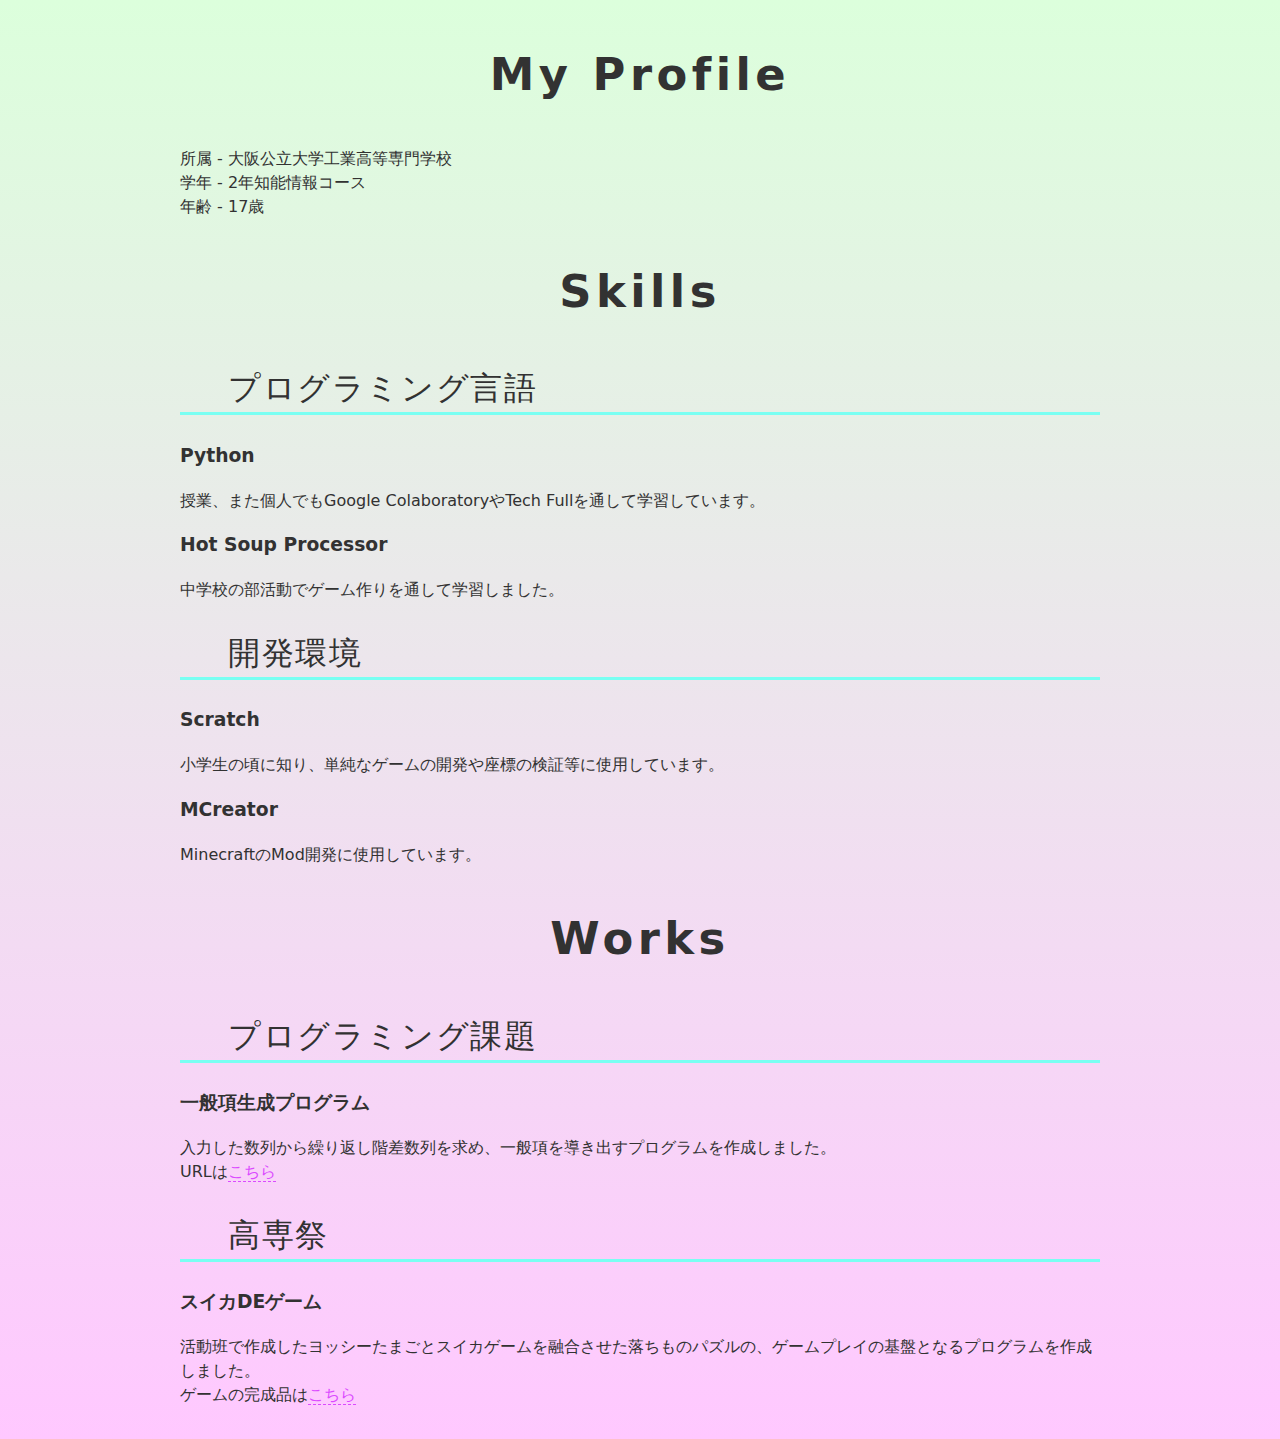
<file: index.html>
<!DOCTYPE html>
<html lang="ja">
    <head>
        <meta charset="utf-8" />
        <title>XXX's Curry Recipe</title>
        <meta
          name="viewport"
          content="width=device-width, initial-scale=1.0, user-scalable=yes" />
        <link
          rel="stylesheet"
          href="https://cdnjs.cloudflare.com/ajax/libs/font-awesome/6.4.2/css/all.min.css" />
        <link
          rel="stylesheet"
          href="https://fonts.googleapis.com/css2?family=Yusei+Magic&display=swap" />
        <link rel="stylesheet" href="main.css" />
      </head>

  <body>

    <h1>My Profile</h1>
    <p>
        所属 - 大阪公立大学工業高等専門学校<br />
        学年 - 2年知能情報コース<br />
        年齢 - 17歳<br />
    </p>

    <h1>Skills</h1>
    <p>
      <h2>プログラミング言語</h2>
      <p>
        <h3>Python</h3>
        <p>
            授業、また個人でもGoogle ColaboratoryやTech Fullを通して学習しています。
        </p>
        <h3>Hot Soup Processor</h3>
        <p>
            中学校の部活動でゲーム作りを通して学習しました。
      </p>
      <h2>開発環境</h2>
      <p>
        <h3>Scratch</h3>
        <p>
            小学生の頃に知り、単純なゲームの開発や座標の検証等に使用しています。
        </p>
        <h3>MCreator</h3>
        <p>
            MinecraftのMod開発に使用しています。
        </p>
    </p>

    <h1>Works</h1>
    <p>
      <h2>プログラミング課題</h2>
      <p>
        <h3>一般項生成プログラム</h3>
        <p>
            入力した数列から繰り返し階差数列を求め、一般項を導き出すプログラムを作成しました。<br/>
            URLは<a href="https://github.com/megumegu256/Colab_General.git">こちら</a>
        </p>
      <h2>高専祭</h2>
      <p>
        <h3>スイカDEゲーム</h3>
        <p>
            活動班で作成したヨッシーたまごとスイカゲームを融合させた落ちものパズルの、ゲームプレイの基盤となるプログラムを作成しました。<br/>
            ゲームの完成品は<a href="https://kunikyu.github.io/groupf/egg">こちら</a>
        </p>
    </p>

  </body>
</html>
</file>
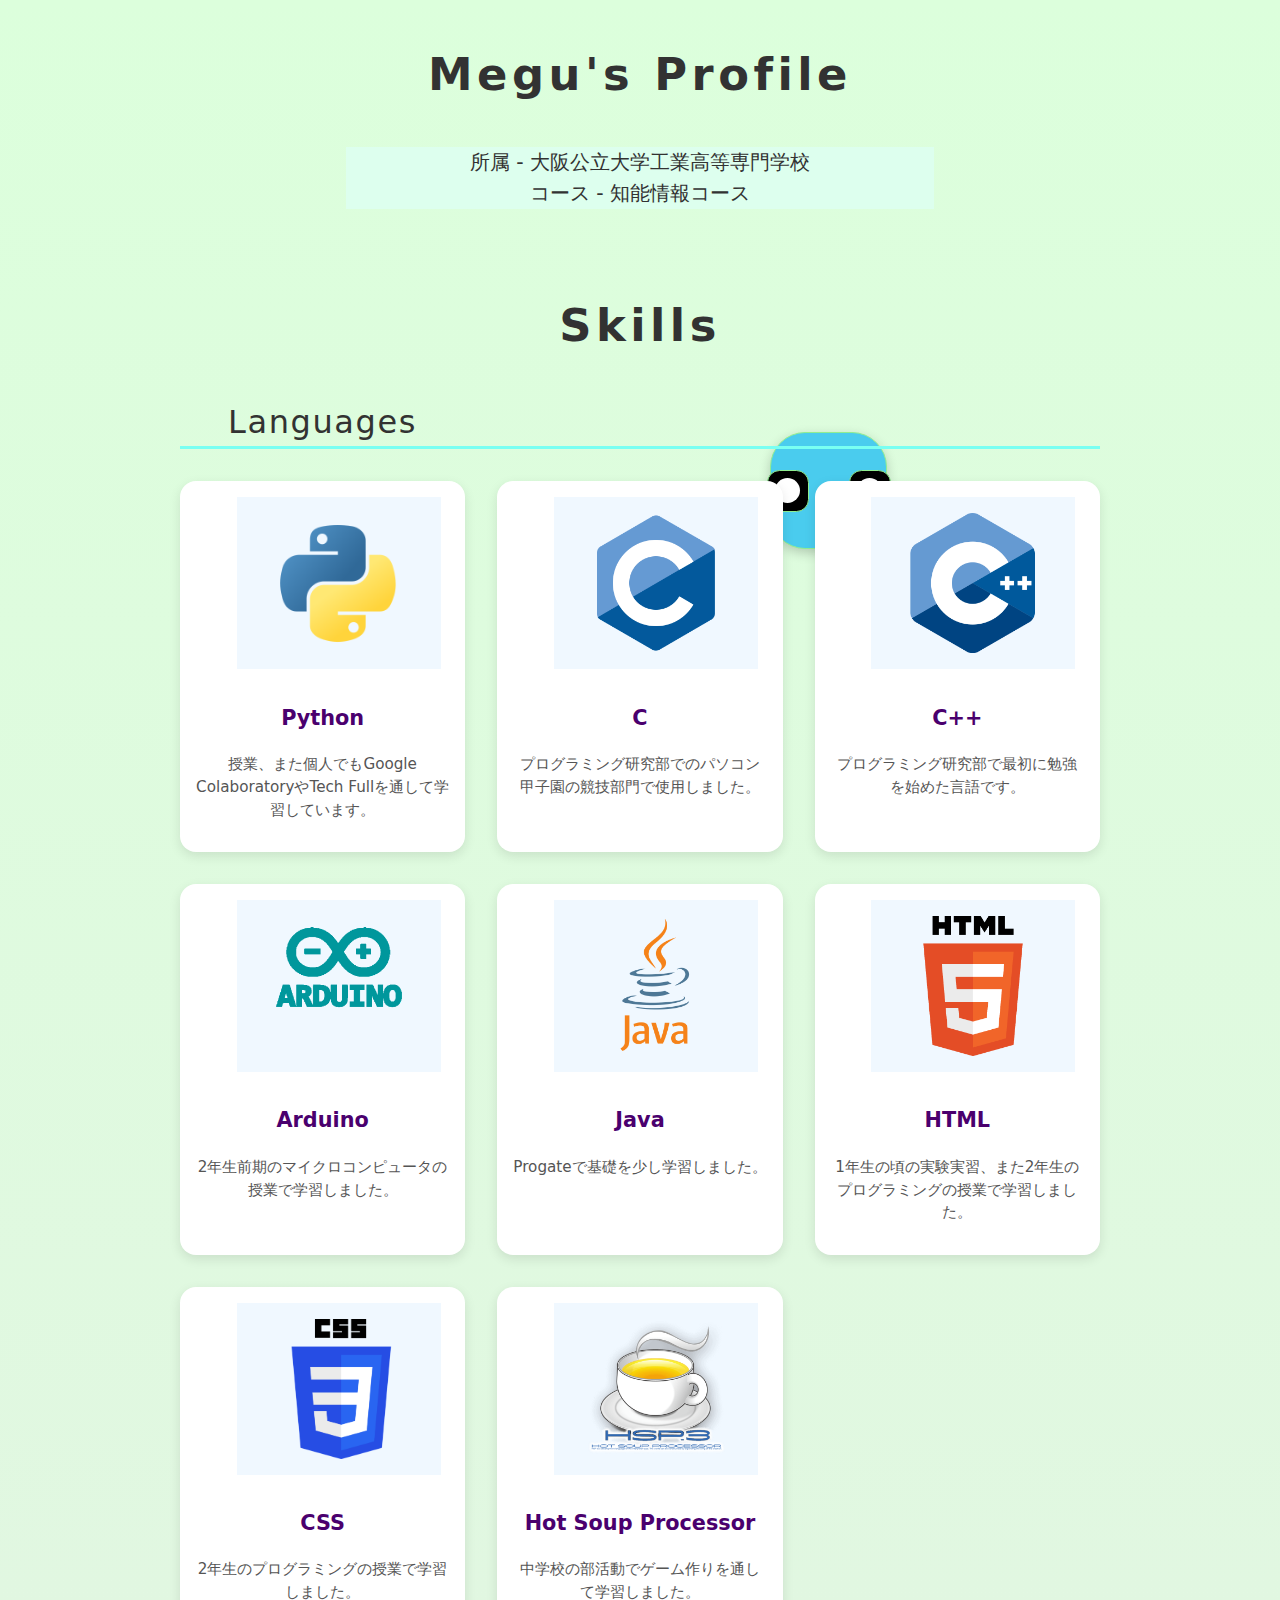
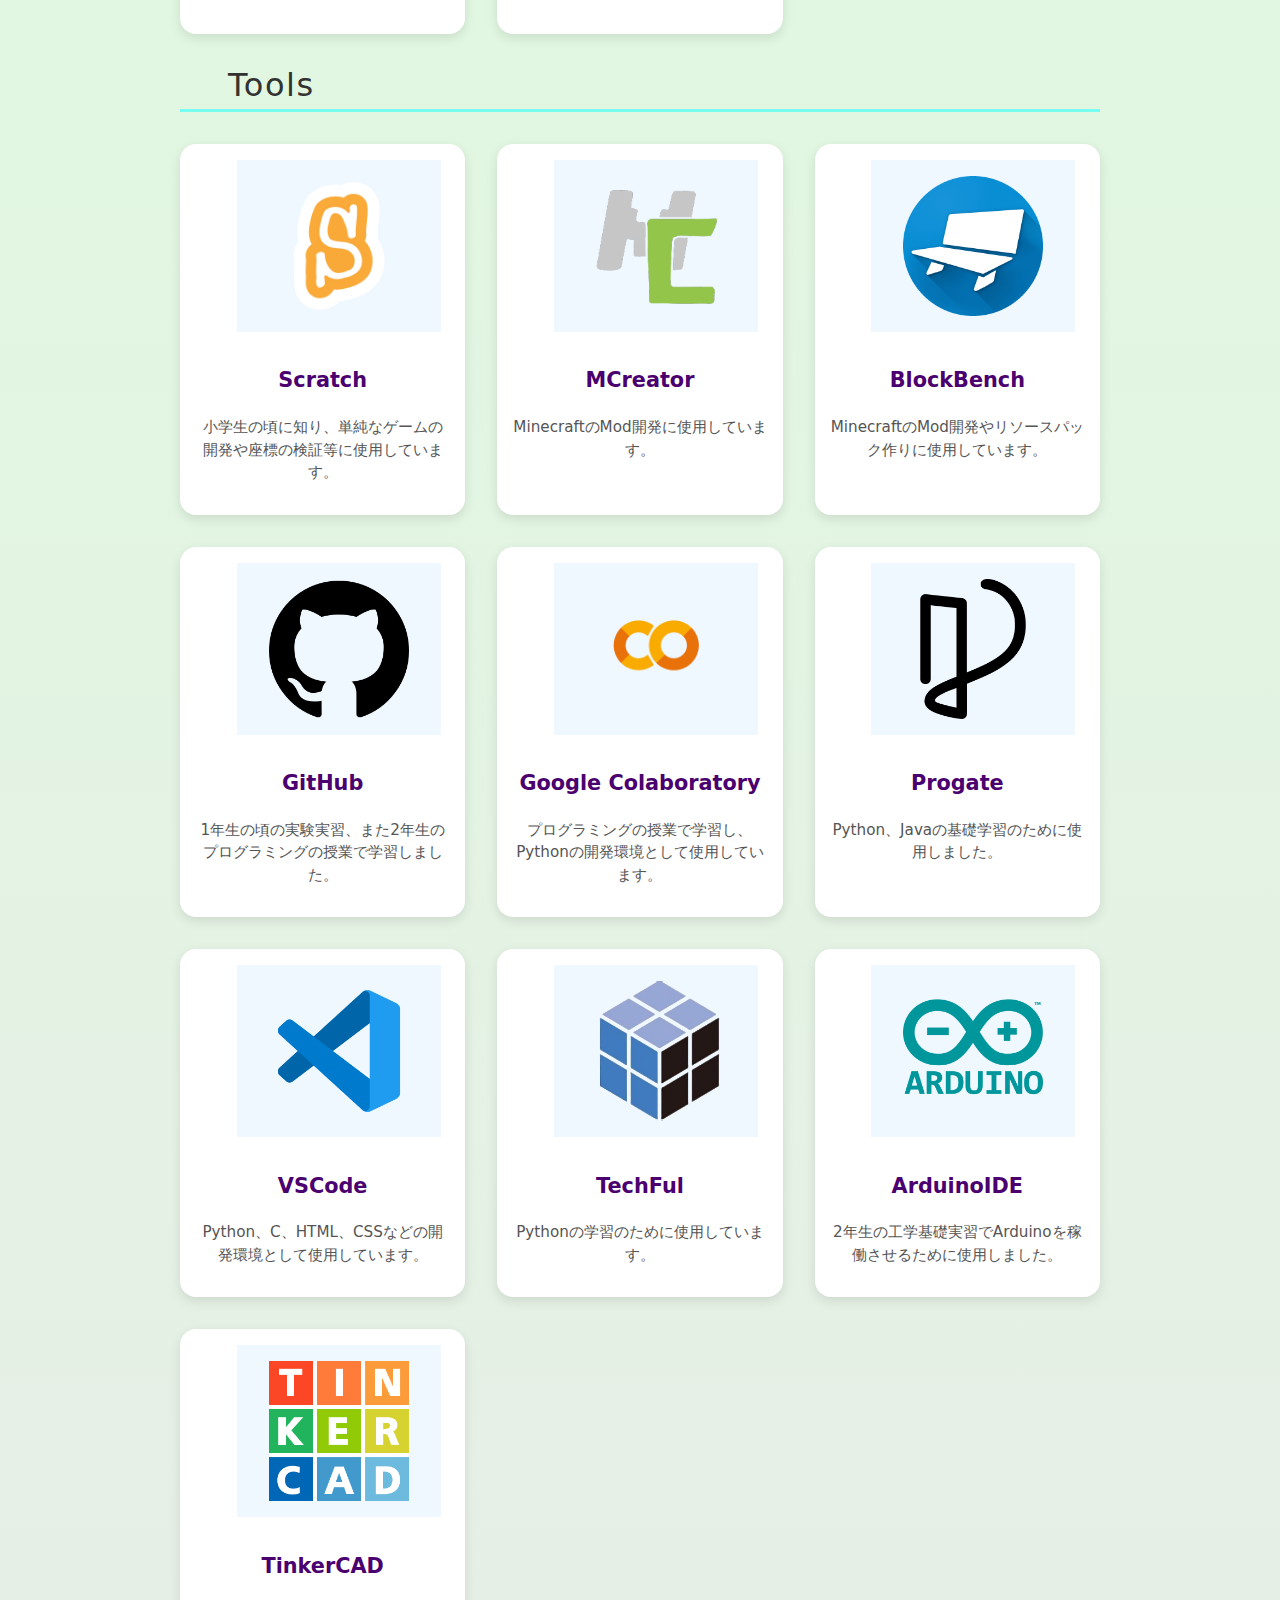
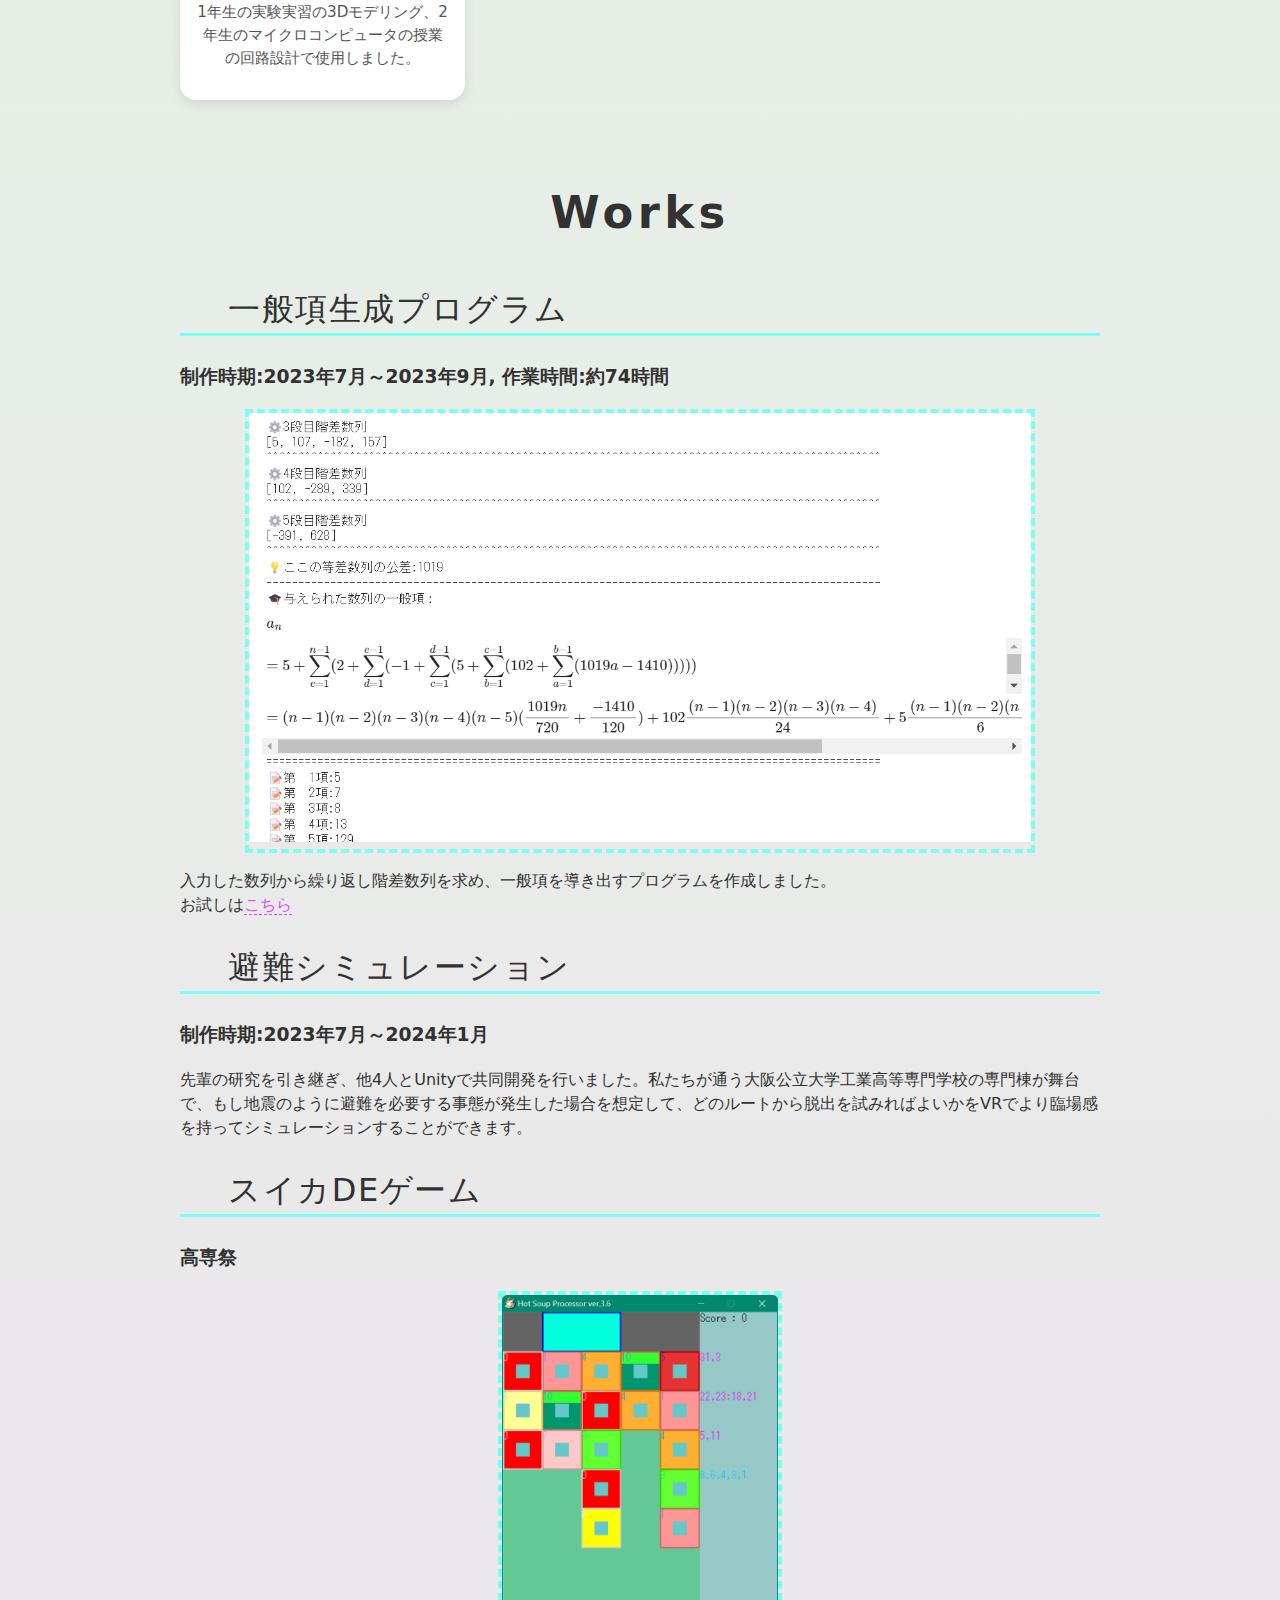
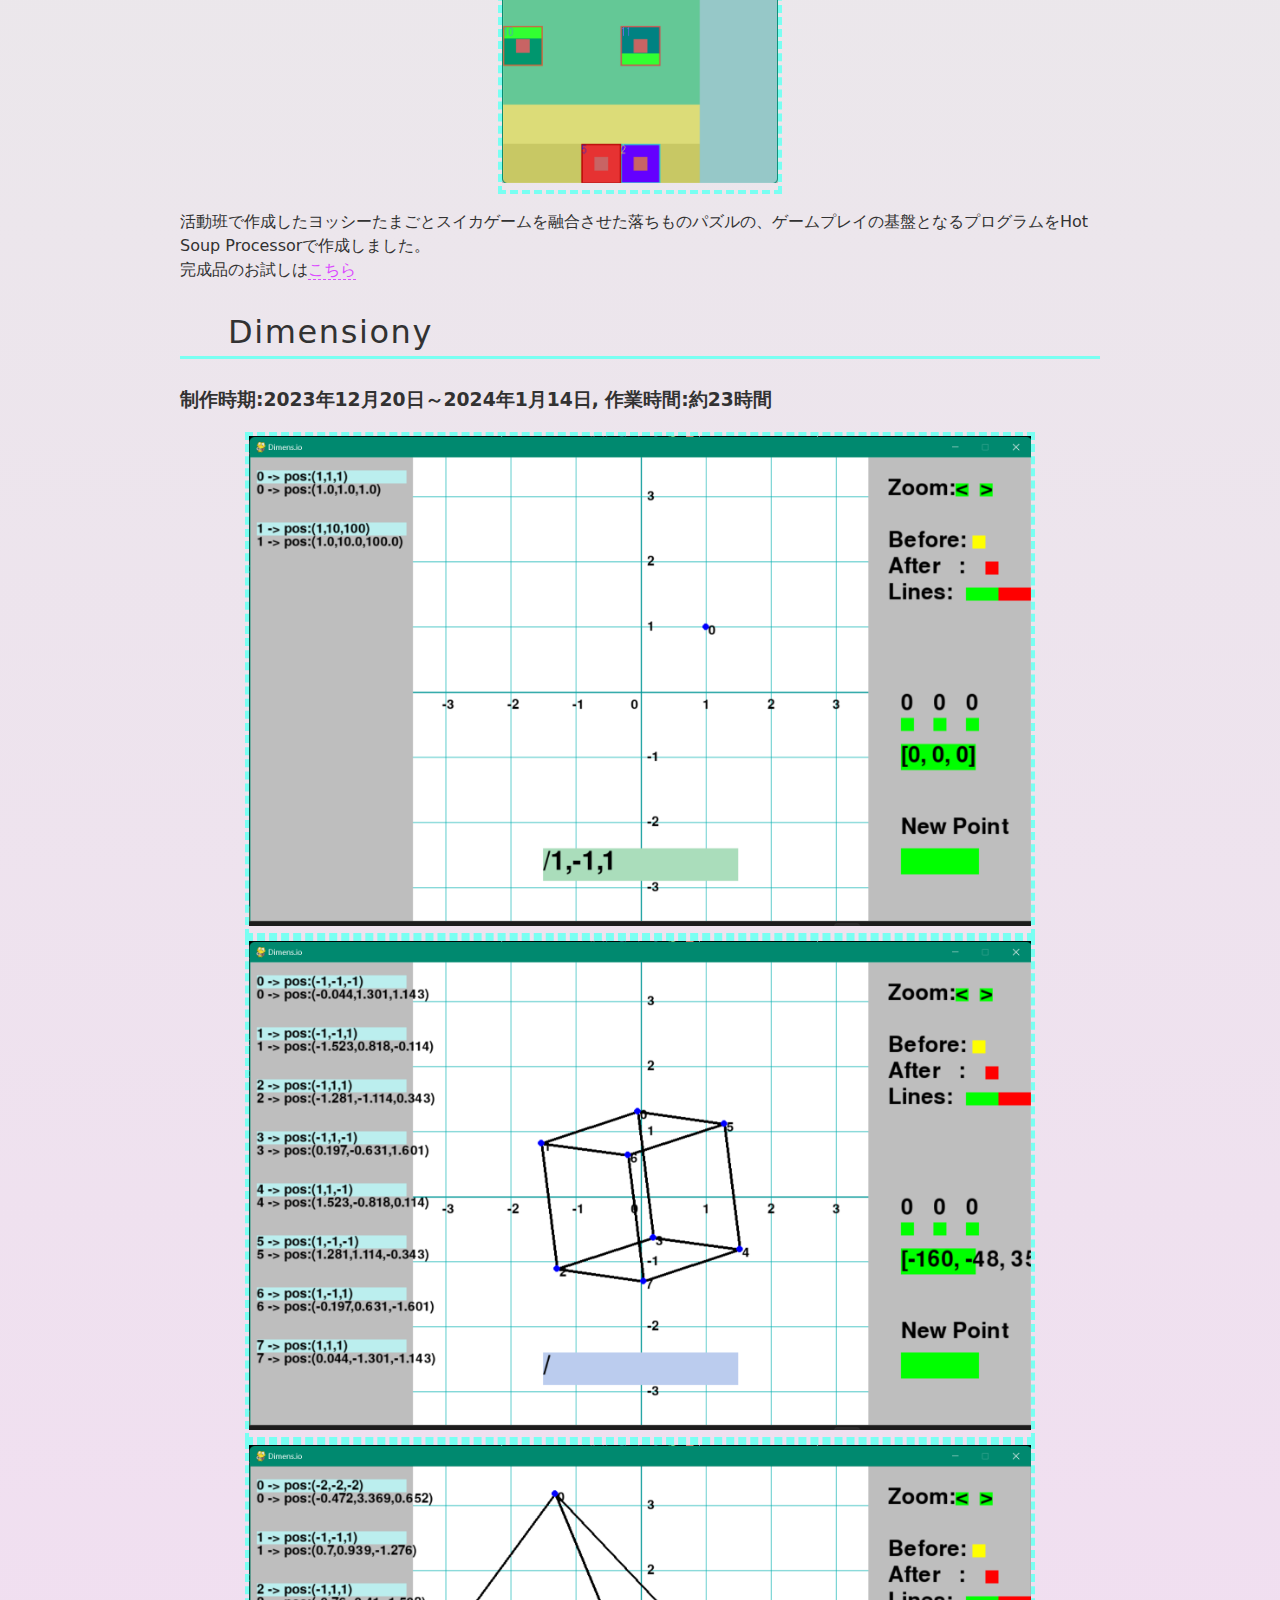
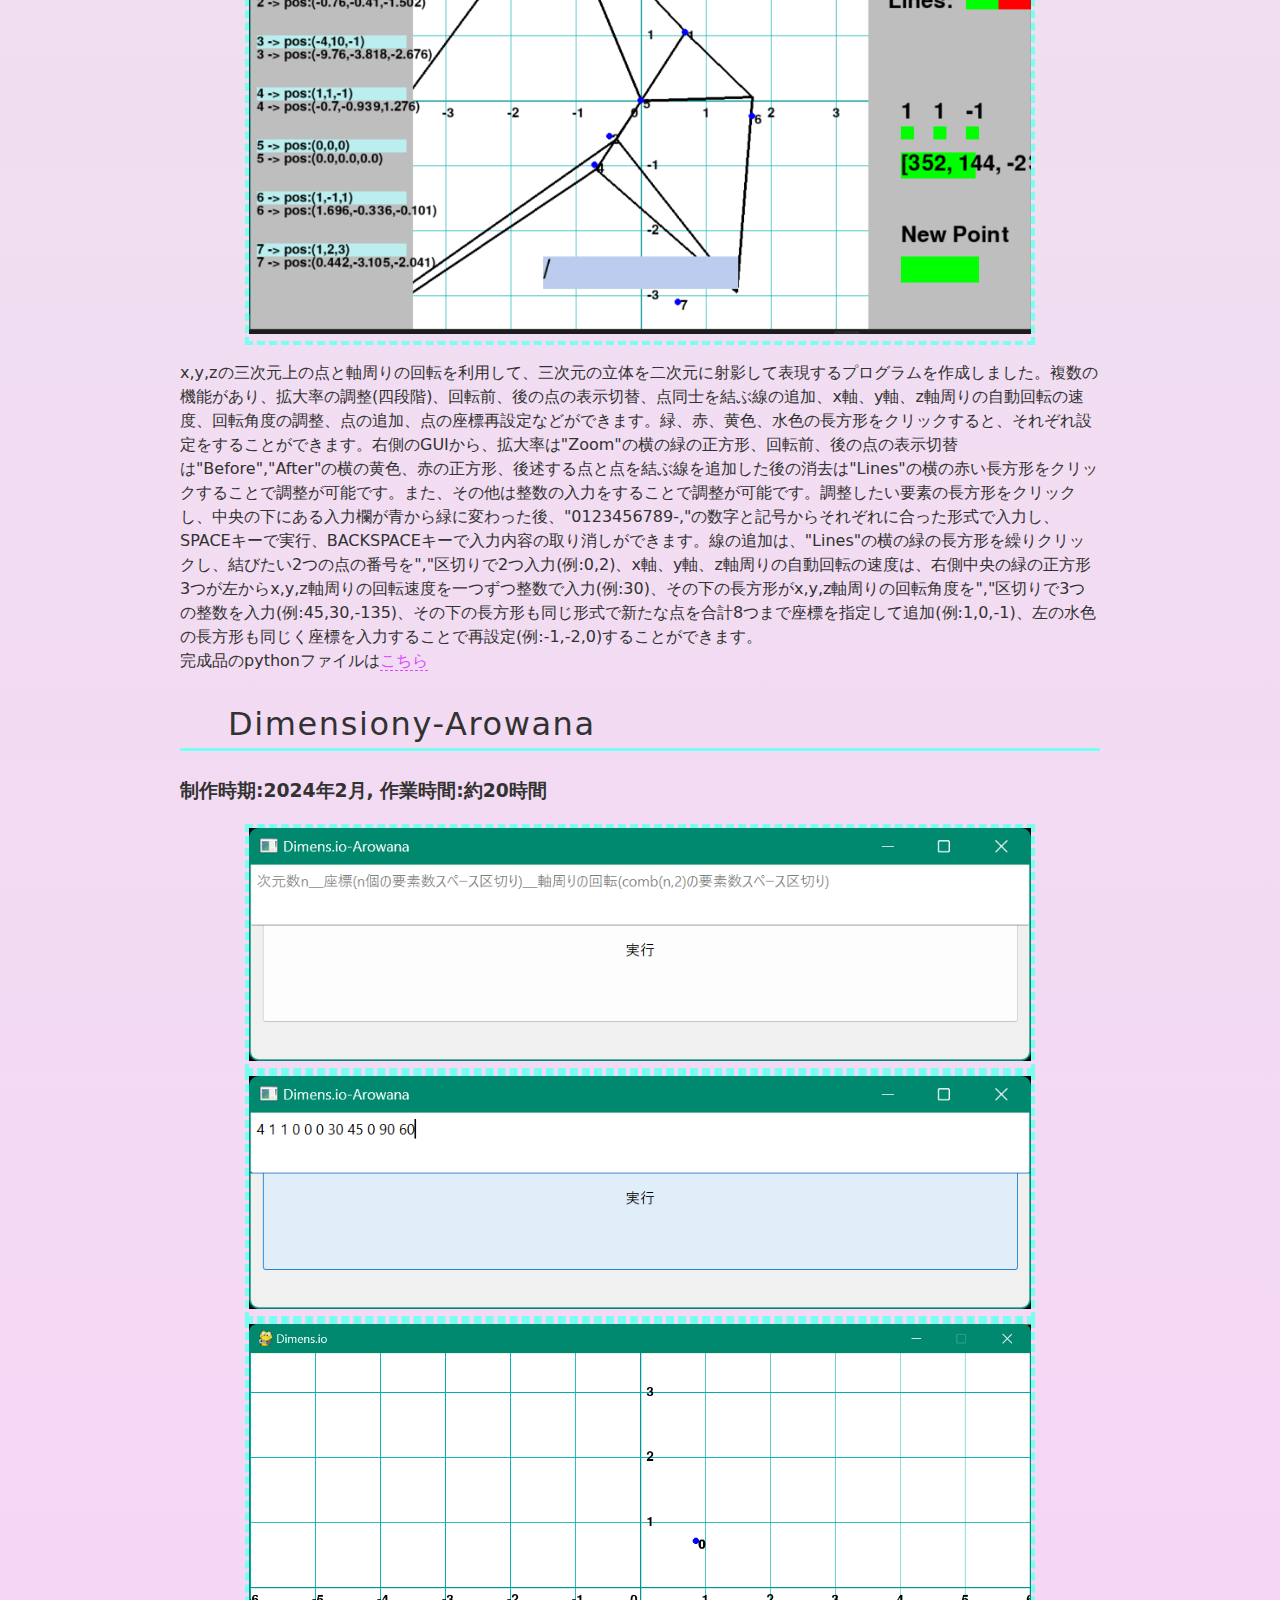
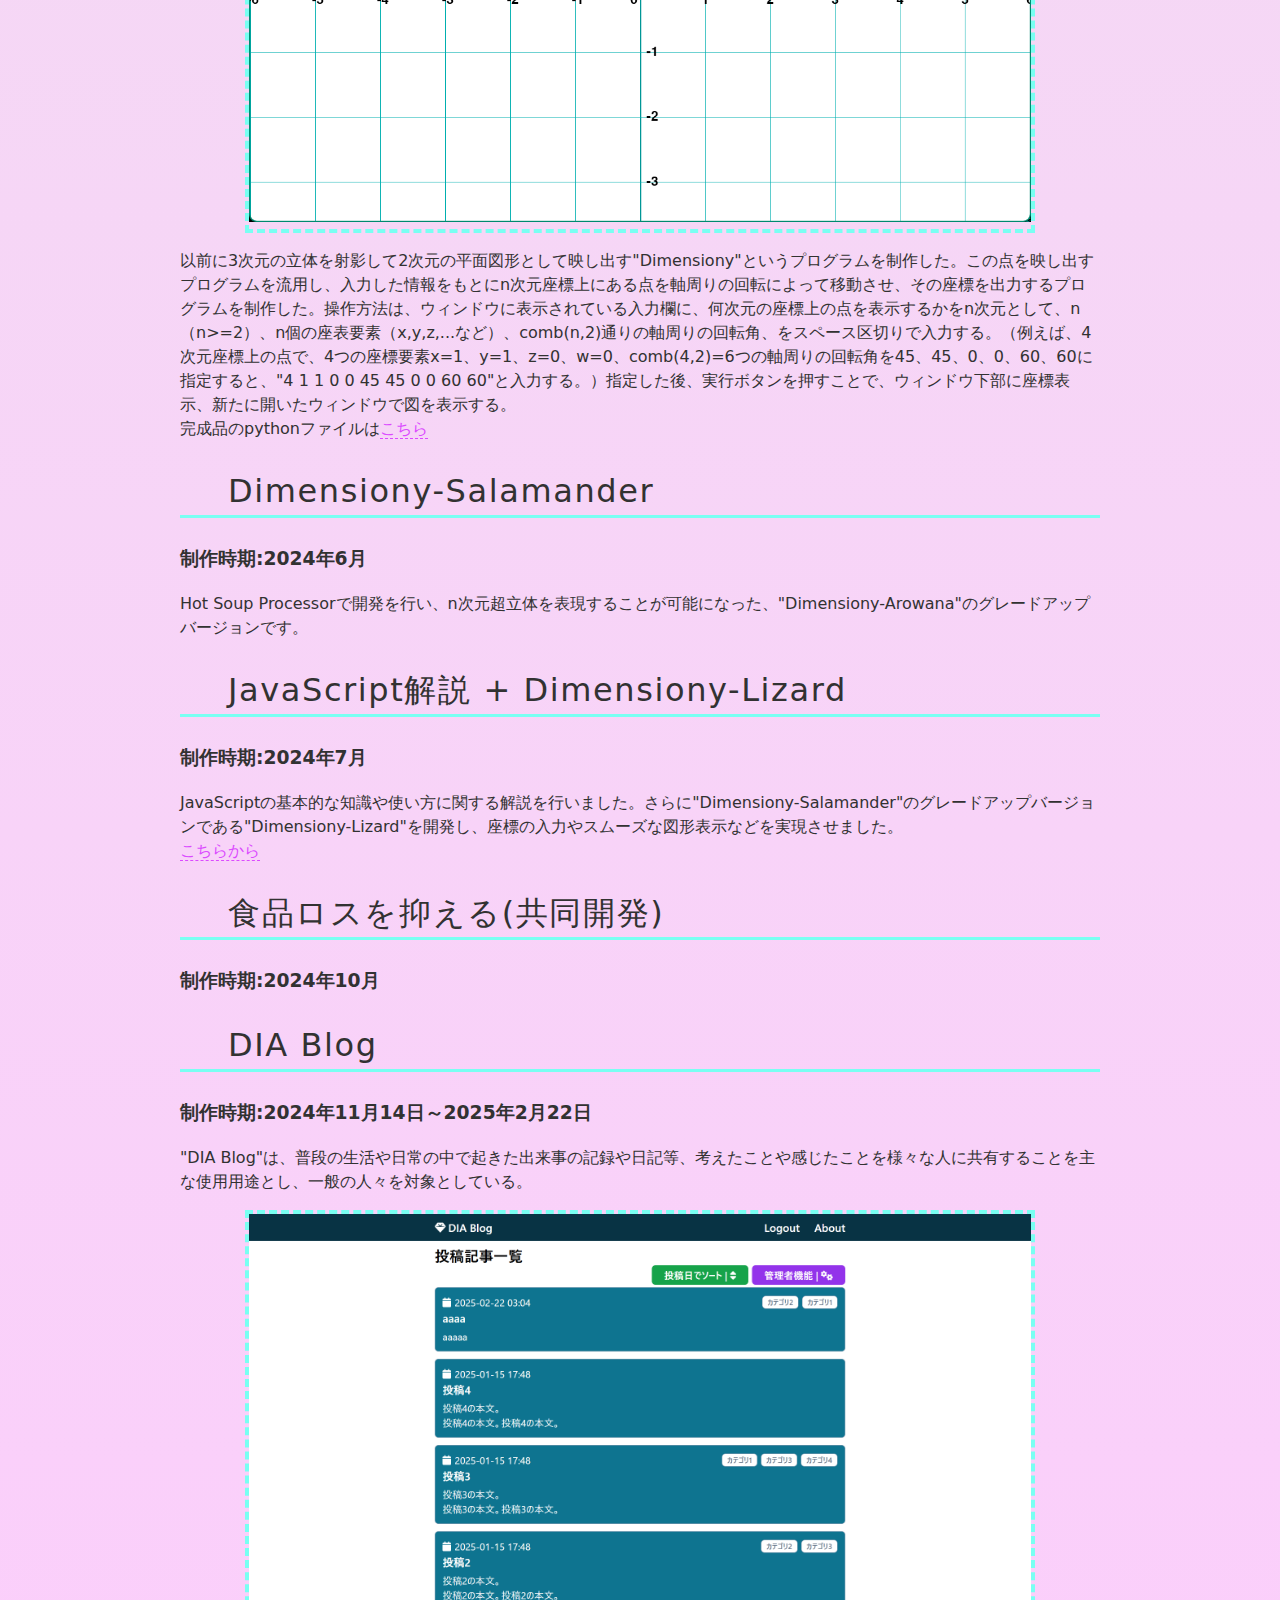
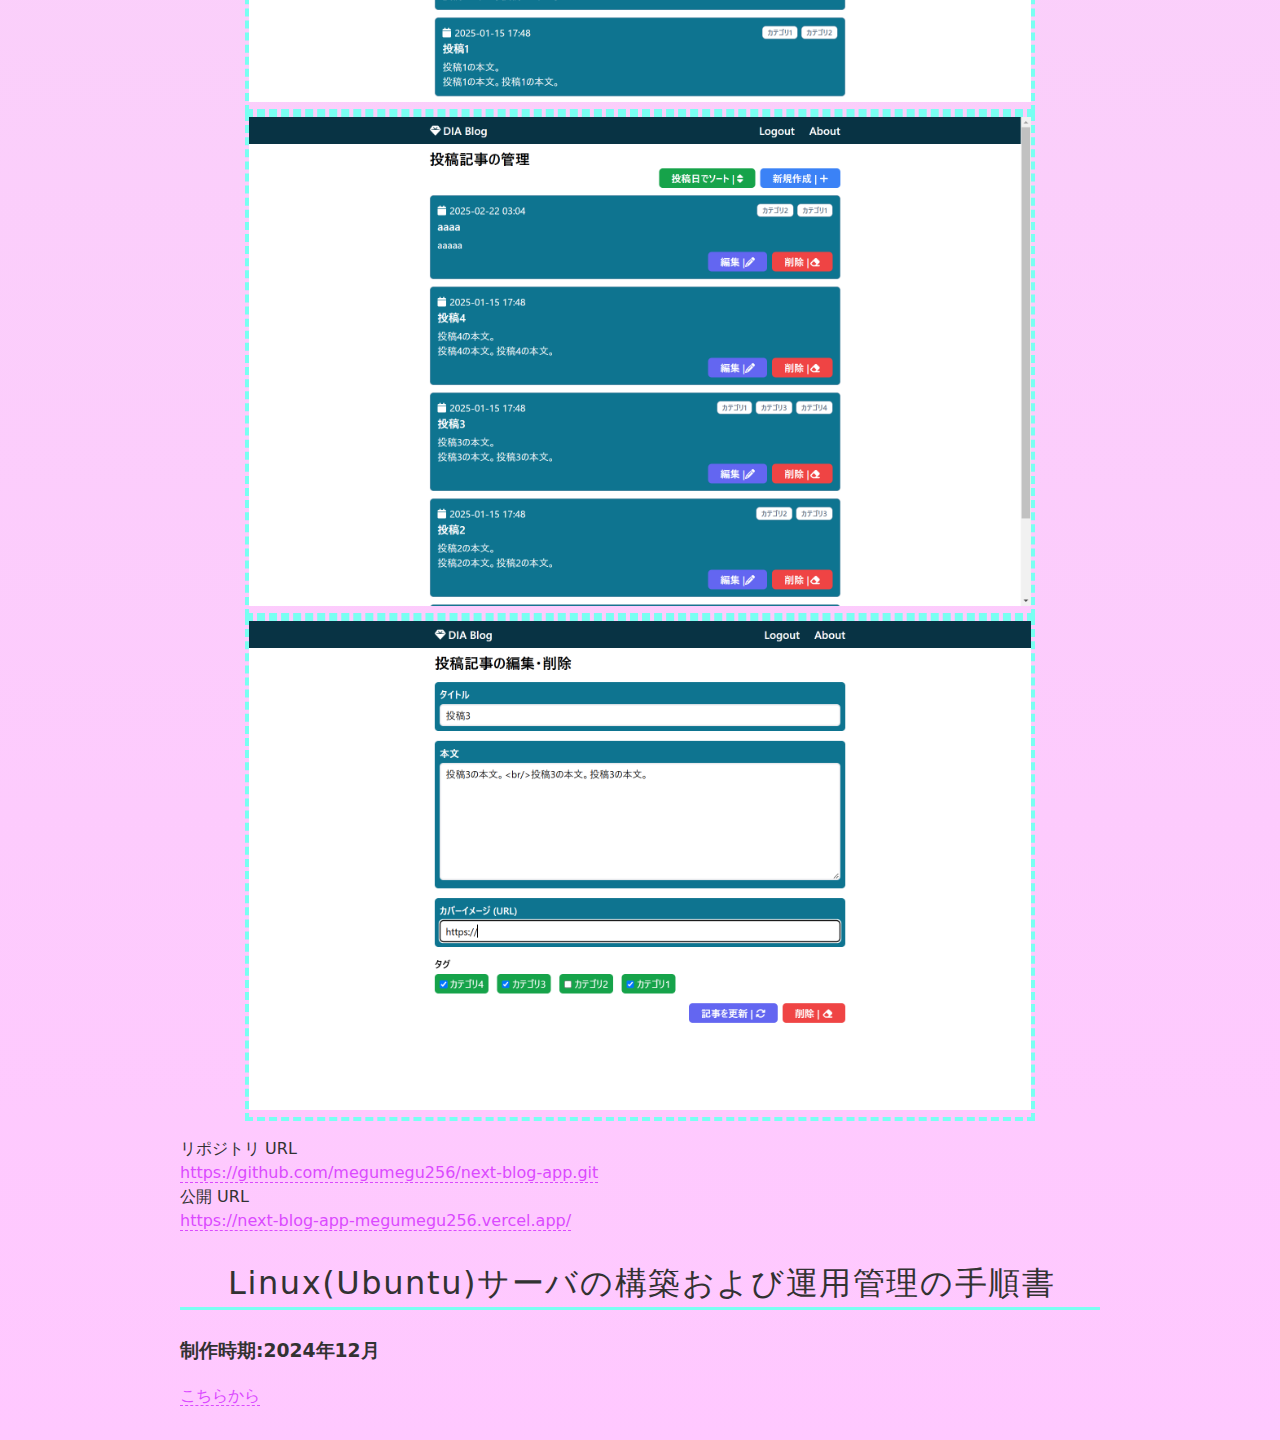
<file: portfolio.html>
<!DOCTYPE html>
<html lang="ja">
    <head>
        <meta charset="utf-8" />
        <title>Megu's Portfolio</title>
        <meta
          name="viewport"
          content="width=device-width, initial-scale=1.0, user-scalable=yes" />
        <link rel="stylesheet" href="main.css" />
        <script src="swing.js"></script>

      </head>
      

  <body>
    <script src="entity.js"></script>
    <h1>Megu's Profile</h1>
    <div class="mine">
      <p>
          所属 - 大阪公立大学工業高等専門学校<br />
          コース - 知能情報コース<br />
      </p>
    </div>

    <br/>

    <h1>Skills</h1>
    <p>
      <h2>Languages</h2>
      <p>
        <div class="item-list">

          <div class="item">
            <figure class="image"><img src="./images/python.png" width="100%" /></figure>
            <h3 class="title">Python</h3>
            <p class="description">
              授業、また個人でもGoogle ColaboratoryやTech Fullを通して学習しています。
            </p>
          </div>

          <div class="item">
            <figure class="image"><img src="./images/C.png" width="100%" /></figure>
            <h3 class="title">C</h3>
            <p class="description">
              プログラミング研究部でのパソコン甲子園の競技部門で使用しました。
            </p>
          </div>

          <div class="item">
            <figure class="image"><img src="./images/C++.png" width="100%" /></figure>
            <h3 class="title">C++</h3>
            <p class="description">
              プログラミング研究部で最初に勉強を始めた言語です。
            </p>
          </div>

          <div class="item">
            <figure class="image"><img src="./images/Arduino.png" width="100%" /></figure>
            <h3 class="title">Arduino</h3>
            <p class="description">
              2年生前期のマイクロコンピュータの授業で学習しました。
            </p>
          </div>

          <div class="item">
            <figure class="image"><img src="./images/Java.png" width="100%" /></figure>
            <h3 class="title">Java</h3>
            <p class="description">
              Progateで基礎を少し学習しました。
            </p>
          </div>

          <div class="item">
            <figure class="image"><img src="./images/HTML.png" width="100%" /></figure>
            <h3 class="title">HTML</h3>
            <p class="description">
              1年生の頃の実験実習、また2年生のプログラミングの授業で学習しました。
            </p>
          </div>

          <div class="item">
            <figure class="image"><img src="./images/CSS.png" width="100%" /></figure>
            <h3 class="title">CSS</h3>
            <p class="description">
              2年生のプログラミングの授業で学習しました。
            </p>
          </div>

          <div class="item">
            <figure class="image"><img src="./images/hsp.png" width="100%" /></figure>
            <h3 class="title">Hot Soup Processor</h3>
            <p class="description">
              中学校の部活動でゲーム作りを通して学習しました。
            </p>
          </div>

        </div>

      <h2>Tools</h2>
      <p>
        <div class="item-list">

          <div class="item">
            <figure class="image"><img src="./images/Scratch.png" width="100%" /></figure>
            <h3 class="title">Scratch</h3>
            <p class="description">
              小学生の頃に知り、単純なゲームの開発や座標の検証等に使用しています。
            </p>
          </div>

          <div class="item">
            <figure class="image"><img src="./images/MCreator.png" width="100%" /></figure>
            <h3 class="title">MCreator</h3>
            <p class="description">
              MinecraftのMod開発に使用しています。
            </p>
          </div>

          <div class="item">
            <figure class="image"><img src="./images/BlockBench.png" width="100%" /></figure>
            <h3 class="title">BlockBench</h3>
            <p class="description">
              MinecraftのMod開発やリソースパック作りに使用しています。
            </p>
          </div>

          <div class="item">
            <figure class="image"><img src="./images/GitHub.png" width="100%" /></figure>
            <h3 class="title">GitHub</h3>
            <p class="description">
              1年生の頃の実験実習、また2年生のプログラミングの授業で学習しました。
            </p>
          </div>



          <div class="item">
            <figure class="image"><img src="./images/GoogleColaboratory.png" width="100%" /></figure>
            <h3 class="title">Google Colaboratory</h3>
            <p class="description">
              プログラミングの授業で学習し、Pythonの開発環境として使用しています。
            </p>
          </div>

          <div class="item">
            <figure class="image"><img src="./images/Progate.png" width="100%" /></figure>
            <h3 class="title">Progate</h3>
            <p class="description">
              Python、Javaの基礎学習のために使用しました。
            </p>
          </div>

          <div class="item">
            <figure class="image"><img src="./images/VSCode.png" width="100%" /></figure>
            <h3 class="title">VSCode</h3>
            <p class="description">
              Python、C、HTML、CSSなどの開発環境として使用しています。
            </p>
          </div>



          <div class="item">
            <figure class="image"><img src="./images/TechFul.png" width="100%" /></figure>
            <h3 class="title">TechFul</h3>
            <p class="description">
              Pythonの学習のために使用しています。
            </p>
          </div>

          <div class="item">
            <figure class="image"><img src="./images/ArduinoIDE.png" width="100%" /></figure>
            <h3 class="title">ArduinoIDE</h3>
            <p class="description">
              2年生の工学基礎実習でArduinoを稼働させるために使用しました。
            </p>
          </div>

          <div class="item">
            <figure class="image"><img src="./images/TinkerCAD.png" width="100%" /></figure>
            <h3 class="title">TinkerCAD</h3>
            <p class="description">
              1年生の実験実習の3Dモデリング、2年生のマイクロコンピュータの授業の回路設計で使用しました。
            </p>
          </div>

        </div>
    </p>

    <br/>

    <h1>Works</h1>
    <p>
      <h2>一般項生成プログラム</h2>
      <p>
        <h3>制作時期:2023年7月～2023年9月, 作業時間:約74時間</h3>
        <div class="pic0"><img src="./images/General.png" width="100%" /></div>
        <p>
            入力した数列から繰り返し階差数列を求め、一般項を導き出すプログラムを作成しました。<br/>
            お試しは<a href="https://github.com/megumegu256/Colab_General.git">こちら</a>
        </p>

      <p>
        <h2>避難シミュレーション</h2>
        <p>
          <h3>制作時期:2023年7月～2024年1月</h3>
          <p>
              先輩の研究を引き継ぎ、他4人とUnityで共同開発を行いました。私たちが通う大阪公立大学工業高等専門学校の専門棟が舞台で、もし地震のように避難を必要する事態が発生した場合を想定して、どのルートから脱出を試みればよいかをVRでより臨場感を持ってシミュレーションすることができます。<br/>
              <a href=""></a>
          </p>

      <h2>スイカDEゲーム</h2>
      <p>
        <h3>高専祭</h3>
        <div class="pic1"><img src="./images/watermelon.png" width="100%" /></div>
        <p>
            活動班で作成したヨッシーたまごとスイカゲームを融合させた落ちものパズルの、ゲームプレイの基盤となるプログラムをHot Soup Processorで作成しました。<br/>
            完成品のお試しは<a href="https://kunikyu.github.io/groupf/egg">こちら</a>
        </p>

      <h2>Dimensiony</h2>
      <p>
        <h3>制作時期:2023年12月20日～2024年1月14日, 作業時間:約23時間</h3>
        <div class="pic0"><img src="./images/pic2.png" width="100%" /></div>
        <div class="pic0"><img src="./images/pic3.png" width="100%" /></div>
        <div class="pic0"><img src="./images/pic4.png" width="100%" /></div>
        <p>
            x,y,zの三次元上の点と軸周りの回転を利用して、三次元の立体を二次元に射影して表現するプログラムを作成しました。複数の機能があり、拡大率の調整(四段階)、回転前、後の点の表示切替、点同士を結ぶ線の追加、x軸、y軸、z軸周りの自動回転の速度、回転角度の調整、点の追加、点の座標再設定などができます。緑、赤、黄色、水色の長方形をクリックすると、それぞれ設定をすることができます。右側のGUIから、拡大率は"Zoom"の横の緑の正方形、回転前、後の点の表示切替は"Before","After"の横の黄色、赤の正方形、後述する点と点を結ぶ線を追加した後の消去は"Lines"の横の赤い長方形をクリックすることで調整が可能です。また、その他は整数の入力をすることで調整が可能です。調整したい要素の長方形をクリックし、中央の下にある入力欄が青から緑に変わった後、"0123456789-,"の数字と記号からそれぞれに合った形式で入力し、SPACEキーで実行、BACKSPACEキーで入力内容の取り消しができます。線の追加は、"Lines"の横の緑の長方形を繰りクリックし、結びたい2つの点の番号を","区切りで2つ入力(例:0,2)、x軸、y軸、z軸周りの自動回転の速度は、右側中央の緑の正方形3つが左からx,y,z軸周りの回転速度を一つずつ整数で入力(例:30)、その下の長方形がx,y,z軸周りの回転角度を","区切りで3つの整数を入力(例:45,30,-135)、その下の長方形も同じ形式で新たな点を合計8つまで座標を指定して追加(例:1,0,-1)、左の水色の長方形も同じく座標を入力することで再設定(例:-1,-2,0)することができます。<br/>
            完成品のpythonファイルは<a href="https://github.com/megumegu256/Dimension.git">こちら</a>
        </p>

      <h2>Dimensiony-Arowana</h2>
      <p>
        <h3>制作時期:2024年2月, 作業時間:約20時間</h3>
        <div class="pic0"><img src="./images/pic5.png" width="100%" /></div>
        <div class="pic0"><img src="./images/pic6.png" width="100%" /></div>
        <div class="pic0"><img src="./images/pic7.png" width="100%" /></div>
        <p>
            以前に3次元の立体を射影して2次元の平面図形として映し出す"Dimensiony"というプログラムを制作した。この点を映し出すプログラムを流用し、入力した情報をもとにn次元座標上にある点を軸周りの回転によって移動させ、その座標を出力するプログラムを制作した。操作方法は、ウィンドウに表示されている入力欄に、何次元の座標上の点を表示するかをn次元として、n（n>=2）、n個の座表要素（x,y,z,...など）、comb(n,2)通りの軸周りの回転角、をスペース区切りで入力する。（例えば、4次元座標上の点で、4つの座標要素x=1、y=1、z=0、w=0、comb(4,2)=6つの軸周りの回転角を45、45、0、0、60、60に指定すると、"4 1 1 0 0 45 45 0 0 60 60"と入力する。）指定した後、実行ボタンを押すことで、ウィンドウ下部に座標表示、新たに開いたウィンドウで図を表示する。<br/>
            完成品のpythonファイルは<a href="https://github.com/megumegu256/Dimensiony-Arowana.git">こちら</a>
        </p>

        <h2>Dimensiony-Salamander</h2>
        <p>
          <h3>制作時期:2024年6月</h3>
          <p>
              Hot Soup Processorで開発を行い、n次元超立体を表現することが可能になった、"Dimensiony-Arowana"のグレードアップバージョンです。<br/>
              <a href=""></a>
          </p>

        <h2>JavaScript解説 + Dimensiony-Lizard</h2>
        <p>
          <h3>制作時期:2024年7月</h3>
          <p>
              JavaScriptの基本的な知識や使い方に関する解説を行いました。さらに"Dimensiony-Salamander"のグレードアップバージョンである"Dimensiony-Lizard"を開発し、座標の入力やスムーズな図形表示などを実現させました。<br/>
              <a href="https://megumegu256.github.io/JavaScriptExp/">こちらから</a>
          </p>
        
        <h2>食品ロスを抑える(共同開発)</h2>
        <p>
          <h3>制作時期:2024年10月</h3>
          <p>

              <a href=""></a>
          </p>

        <h2>DIA Blog</h2>
        <p>
          <h3>制作時期:2024年11月14日～2025年2月22日</h3>
          
          <p>
              "DIA Blog"は、普段の生活や日常の中で起きた出来事の記録や日記等、考えたことや感じたことを様々な人に共有することを主な使用用途とし、一般の人々を対象としている。
          </p>
          <div class="pic0"><img src="./images/dia-app.png" width="100%" /></div>
          <div class="pic0"><img src="./images/dia-app_admin_posts.png" width="100%" /></div>
          <div class="pic0"><img src="./images/dia-app_admin_posts_[id].png" width="100%" /></div>
          <p>
            リポジトリ URL</br><a href="https://github.com/megumegu256/next-blog-app.git">https://github.com/megumegu256/next-blog-app.git</a></br>
            公開 URL</br><a href="https://next-blog-app-megumegu256.vercel.app/">https://next-blog-app-megumegu256.vercel.app/</a>
          </p>

        <h2>Linux(Ubuntu)サーバの構築および運用管理の手順書</h2>
        <p>
          <h3>制作時期:2024年12月</h3>
          <p>

              <a href="https://github.com/megumegu256/3I-16-Infrastructure_Construction_Basic_Training/blob/main/3I-16-%E6%89%8B%E9%A0%86%E6%9B%B8.md">こちらから</a>
          </p>

  </p>

  
  </body>
  
  
</html>
</file>
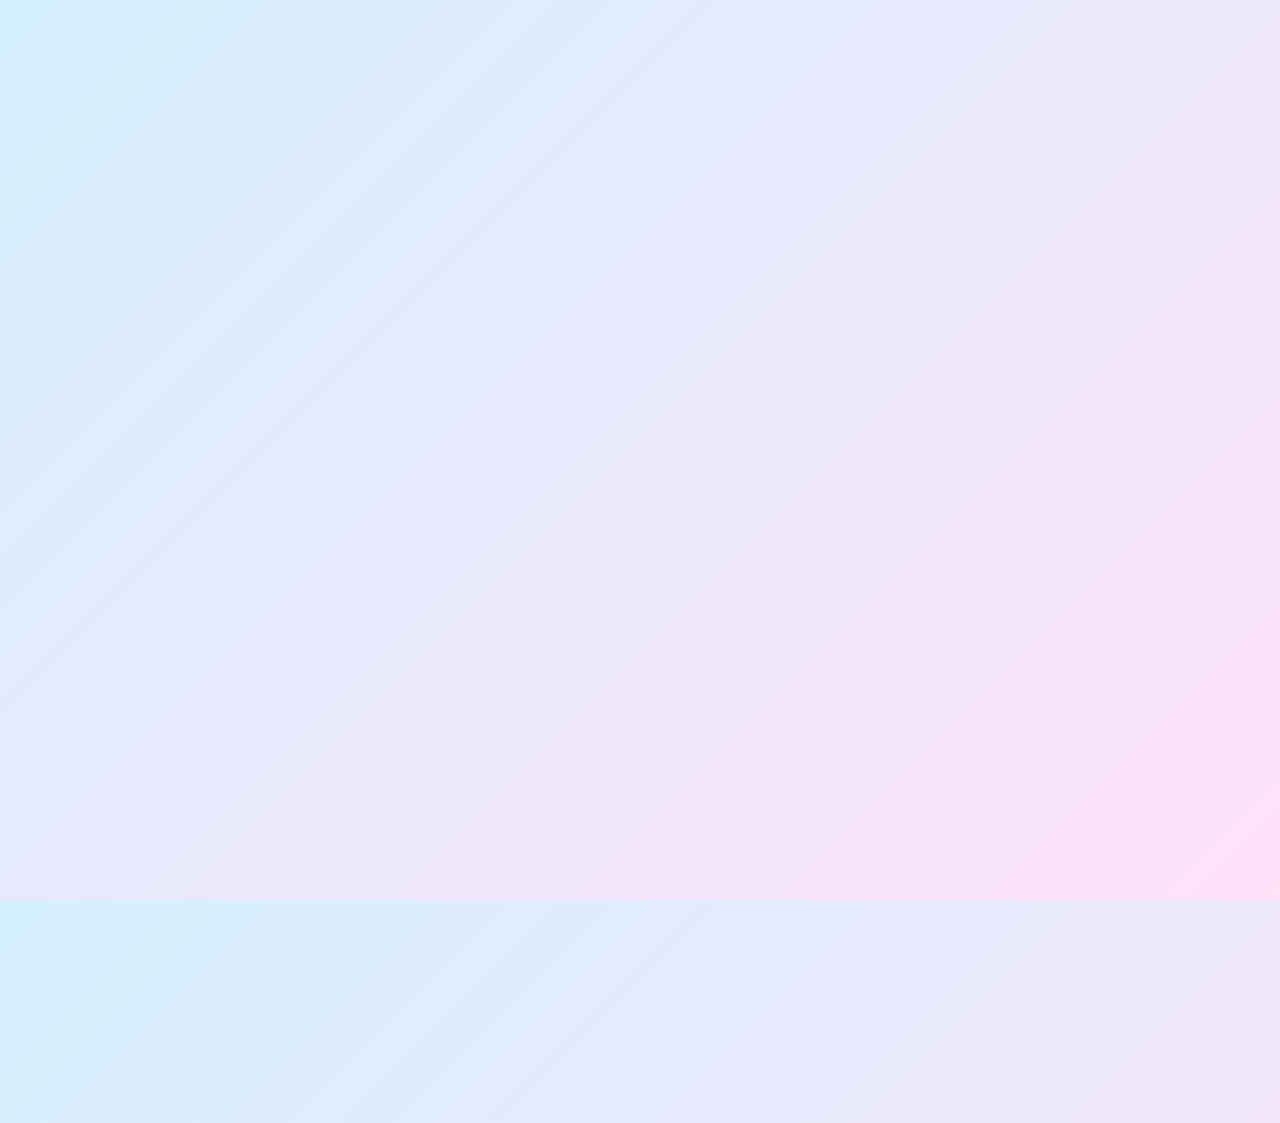
<file: test.html>
<!DOCTYPE html>
<html lang="ja">
<head>
  <meta charset="UTF-8">
  <meta name="viewport" content="width=device-width, initial-scale=1.0">
  <title>自由に動き回るエンティティ</title>
  <style>
    body {
      margin: 0;
      height: 100vh;
      overflow: hidden;
      background: linear-gradient(135deg, #d4f0ff 0%, #ffe1f8 100%);
      display: flex;
      justify-content: center;
      align-items: center;
    }

    .entity {
      position: absolute;
      width: 100px;
      height: 100px;
      background-color: #ffcc00;
      border-radius: 50%;
      display: flex;
      justify-content: center;
      align-items: center;
      box-shadow: 0 4px 12px rgba(0, 0, 0, 0.2);
      transition: transform 0.1s linear;
    }

    .eye {
      position: relative;
      width: 40px;
      height: 40px;
      background-color: white;
      border-radius: 50%;
      display: flex;
      justify-content: center;
      align-items: center;
    }

    .pupil {
      position: absolute;
      width: 15px;
      height: 15px;
      background-color: black;
      border-radius: 50%;
      transition: transform 0.1s linear;
    }

    .eye.left {
      transform: translateX(-20px);
    }

    .eye.right {
      transform: translateX(20px);
    }
  </style>
</head>
<body>
  <div class="entity">
    <div class="eye left">
      <div class="pupil"></div>
    </div>
    <div class="eye right">
      <div class="pupil"></div>
    </div>
  </div>

  <script>
    const entity = document.querySelector('.entity');
    const eyes = document.querySelectorAll('.eye');
    const pupils = document.querySelectorAll('.pupil');

    // エンティティをランダムに動き回らせる
    function moveEntityRandomly() {
      const maxX = window.innerWidth - 100; // エンティティの幅を考慮
      const maxY = window.innerHeight - 100; // エンティティの高さを考慮

      const randomX = Math.random() * maxX;
      const randomY = Math.random() * maxY;

      entity.style.transition = 'transform 2s ease-in-out'; // スムーズな移動
      entity.style.transform = `translate(${randomX}px, ${randomY}px)`;

      // 次の移動をランダムなタイミングで設定
      setTimeout(moveEntityRandomly, Math.random() * 3000 + 2000); // 2秒から5秒の間で移動
    }

    // マウスカーソルを追いかける目の動き
    document.addEventListener('mousemove', (e) => {
      const mouseX = e.clientX;
      const mouseY = e.clientY;

      // 目の動きを計算
      eyes.forEach((eye, index) => {
        const rect = eye.getBoundingClientRect();
        const eyeX = rect.left + rect.width / 2;
        const eyeY = rect.top + rect.height / 2;

        const angle = Math.atan2(mouseY - eyeY, mouseX - eyeX);
        const pupilOffsetX = Math.cos(angle) * 10; // 瞳の移動範囲
        const pupilOffsetY = Math.sin(angle) * 10;

        pupils[index].style.transform = `translate(${pupilOffsetX}px, ${pupilOffsetY}px)`;
      });
    });

    // 初期化
    moveEntityRandomly();
  </script>
</body>
</html>
</file>
<file: main.css>
html {
    -ms-text-size-adjust: 100%;
    -webkit-text-size-adjust: 100%;
    font-family: "Yu Gothic", system-ui;
    --theme-color-1: rgb(219, 74, 255);
    --theme-color-2: rgb(121, 255, 242);
    color: #323232;
  }
  
  body {
    color: var(--main-foreground);
    line-height: 1.5;
    background: linear-gradient(rgb(220, 255, 220), rgb(255, 200, 255));
    word-wrap: break-word;
    box-sizing: border-box;
    max-width: 980px;
    margin: 2em auto;
    padding: 0px 30px;
  }

  h1 {
    position: relative;
    text-align: center;
    font-size: 280%;
    padding: 0.2em 0.5em;
    letter-spacing: 0.1em;
  }
  
  .mine {
    position: sticky;
    text-align: center;
    margin-left: auto;
    margin-right: auto;
    font-size: 128%;
    width: 64%;
    box-sizing: border-box;
    background: #ddffee;

  }

  .pic0 {
    border: 4px dashed var(--theme-color-2);
    width: 85%;
    position: sticky;
    text-align: center;
    margin-left: auto;
    margin-right: auto;
  }

  .pic1 {
    border: 4px dashed var(--theme-color-2);
    width: 30%;
    position: sticky;
    text-align: center;
    margin-left: auto;
    margin-right: auto;
  }
  
  h2 {
    position: relative;
    font-size: 200%;
    letter-spacing: 0.05em;
    font-weight: normal;
    padding: 0 0 0 1.5em;
    border-bottom: 3px solid var(--theme-color-2);
  }
  

  .item-list {
    display: grid;
    grid-template-columns: repeat(auto-fit, minmax(220px, 1fr));
    gap: 2em;
    margin-top: 2em;
  }

  .item {
    background: white;
    border-radius: 16px;
    box-shadow: 0 4px 12px rgba(0, 0, 0, 0.1);
    overflow: hidden;
    transition: transform 0.4s, box-shadow 0.4s;
    display: flex;
    flex-direction: column;
    align-items: center;
    text-align: center;
    cursor: default;
    position: relative;
  }

  .item:hover {
    transform: translateY(-8px) scale(1.03);
    box-shadow: 0 8px 24px rgba(0, 0, 0, 0.2);
  }

  .item:active {
    transform: scale(0.98);
  }

  .item .image img {
    width: 100%;
    height: 140px;
    object-fit: contain;
    background: #f0f8ff;
    padding: 1em;
    transition: transform 0.3s;
  }

  .item:hover .image img {
    transform: rotate(-3deg) scale(1.05);
  }

  .item .title {
    font-size: 1.3em;
    font-weight: bold;
    margin: 0.5em 0 0.2em;
    color: #4a006e;
  }

  .item .description {
    font-size: 0.95em;
    padding: 0 1em 1em;
    color: #555;
  }

  .works-section {
    margin-top: 3em;
  }

  .work {
    background: #ffffffcc;
    border-left: 4px solid var(--theme-color-1);
    border-radius: 12px;
    margin-bottom: 2em;
    padding: 1.5em;
    box-shadow: 0 2px 10px rgba(0,0,0,0.1);
    transition: transform 0.3s, box-shadow 0.3s;
  }

  .work:hover {
    transform: translateY(-4px);
    box-shadow: 0 6px 16px rgba(0, 0, 0, 0.2);
  }

  .work h3 {
    font-size: 1.2em;
    color: #444;
  }

  .work img {
    width: 100%;
    max-height: 300px;
    object-fit: cover;
    margin: 1em 0;
    border-radius: 8px;
    border: 3px dashed var(--theme-color-2);
    transition: transform 0.3s ease;
  }

  .work img:hover {
    transform: scale(1.02);
  }

  a {
    color: var(--theme-color-1);
    border-bottom: 1px dashed;
    text-decoration: none;
  }

  a:hover {
    color: #000;
    background-color: var(--theme-color-1);
    border-radius: 3px;
    padding: 0.1em 0.3em;
    border-bottom: none;
  }

  @keyframes fadeInDown {
    from {
      opacity: 0;
      transform: translateY(-20px);
    }
    to {
      opacity: 1;
      transform: translateY(0);
    }
  }

  @keyframes fadeInLeft {
    from {
      opacity: 0;
      transform: translateX(-30px);
    }
    to {
      opacity: 1;
      transform: translateX(0);
    }
  }

  @keyframes fadeInUp {
    from {
      opacity: 0;
      transform: translateY(20px);
    }
    to {
      opacity: 1;
      transform: translateY(0);
    }
  }

  @keyframes swing {
    0%, 100% { transform: rotate3d(0, 0, 1, 0deg); }
    25% { transform: rotate3d(0, 0, 1, 10deg); }
    75% { transform: rotate3d(0, 0, 1, -10deg); }
  }
</file>
